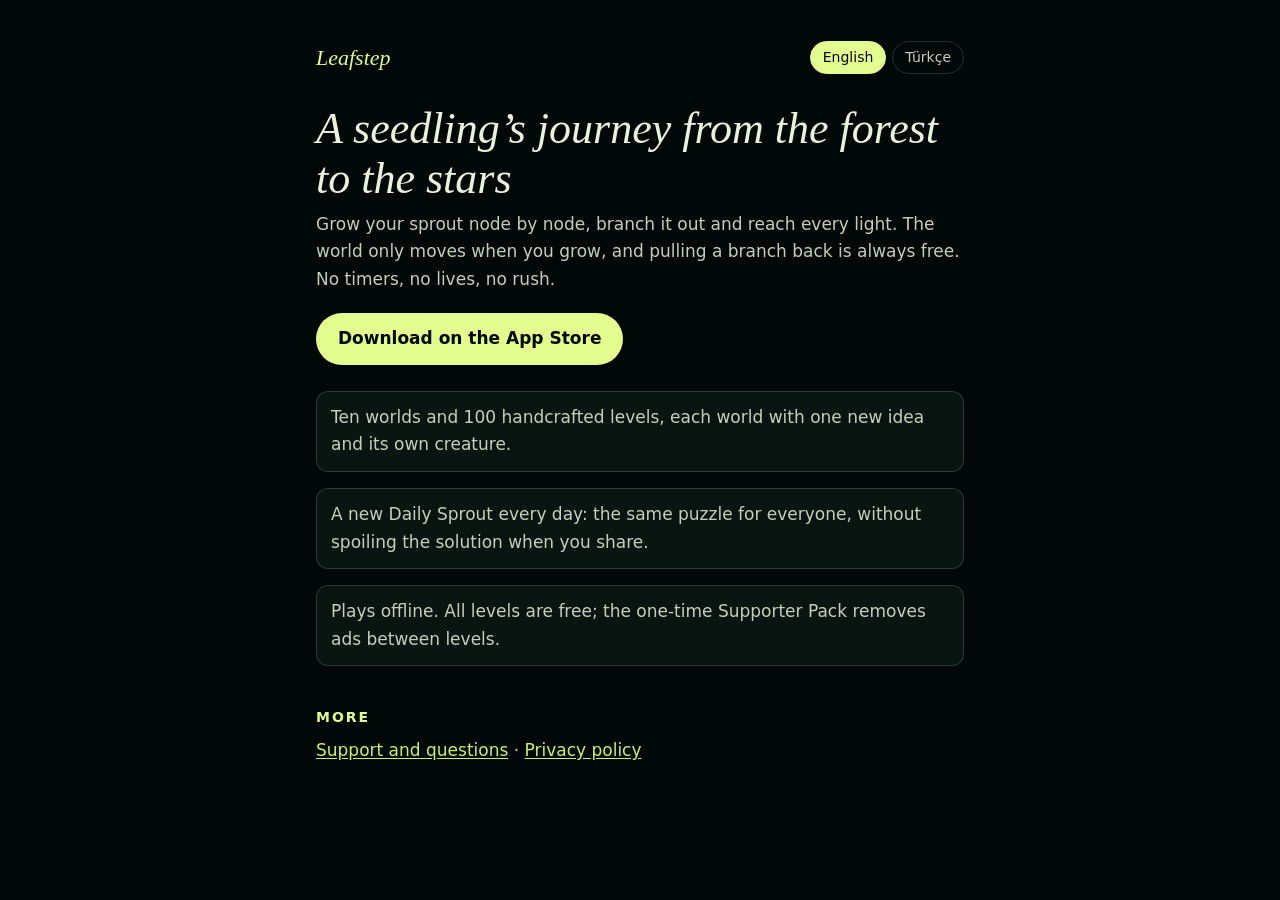
<file: index.html>
<!doctype html>
<html lang="en">
<head>
<meta charset="utf-8">
<meta name="viewport" content="width=device-width, initial-scale=1">
<title>Leafstep · Calm puzzle journey</title>
<meta name="description" content="Leafstep: grow a seedling node by node through ten worlds, from a bamboo grove at night to the stars. 100 handcrafted levels and a new Daily Sprout every day.">
<meta name="apple-itunes-app" content="app-id=6835419152">
<link rel="stylesheet" href="site.css">
<style>
  .store { display: inline-block; margin: 8px 0 4px; padding: 12px 22px; border-radius: 999px; background: var(--accent); color: var(--bg); font-weight: 600; text-decoration: none; }
  .facts { list-style: none; padding: 0; margin: 18px 0 0; display: grid; gap: 8px; }
  .facts li { padding: 12px 14px; border: 1px solid var(--line); border-radius: 12px; background: var(--panel); }
</style>
</head>
<body>
<main>
  <nav class="top" aria-label="Leafstep">
    <a class="brand" href="index.html" data-keep-lang>Leafstep</a>
    <div class="langs">
      <a href="#en" hreflang="en" data-lang="en" lang="en">English</a>
      <a href="#tr" hreflang="tr" data-lang="tr" lang="tr">Türkçe</a>
    </div>
  </nav>

  <!-- ============================================================ English -->
  <article id="en" lang="en" data-title="Leafstep · Calm puzzle journey">
    <h1>A seedling’s journey from the forest to the stars</h1>
    <p>Grow your sprout node by node, branch it out and reach every light. The world only moves when you grow, and pulling a branch back is always free. No timers, no lives, no rush.</p>
    <a class="store" href="https://apps.apple.com/app/id6835419152">Download on the App Store</a>
    <ul class="facts">
      <li>Ten worlds and 100 handcrafted levels, each world with one new idea and its own creature.</li>
      <li>A new Daily Sprout every day: the same puzzle for everyone, without spoiling the solution when you share.</li>
      <li>Plays offline. All levels are free; the one-time Supporter Pack removes ads between levels.</li>
    </ul>
    <h2 id="en-more">More</h2>
    <p><a href="support.html#en" data-keep-lang>Support and questions</a> · <a href="privacy.html#en" data-keep-lang>Privacy policy</a></p>
  </article>

  <!-- ============================================================ Türkçe -->
  <article id="tr" lang="tr" data-title="Leafstep · Sakin bir bulmaca yolculuğu">
    <h1>Bir filizin ormandan yıldızlara yolculuğu</h1>
    <p>Filizini boğum boğum büyüt, dallandır ve bütün ışıklara ulaş. Dünya yalnızca sen büyüdükçe hareket eder; bir dalı geri çekmek her zaman ücretsiz. Süre yok, can yok, acele yok.</p>
    <a class="store" href="https://apps.apple.com/tr/app/id6835419152">App Store’dan indir</a>
    <ul class="facts">
      <li>On dünya, 100 el yapımı bölüm; her dünyada yeni bir fikir ve kendi yaratığı.</li>
      <li>Her gün yeni bir Günün Filizi: herkese aynı bulmaca, paylaşırken çözümü ele vermeden.</li>
      <li>İnternetsiz oynanır. Bütün bölümler ücretsiz; tek seferlik Destekçi paketi bölüm aralarındaki reklamları kaldırır.</li>
    </ul>
    <h2 id="tr-more">Daha fazlası</h2>
    <p><a href="support.html#tr" data-keep-lang>Destek ve sorular</a> · <a href="privacy.html#tr" data-keep-lang>Gizlilik politikası</a></p>
  </article>
</main>
<script src="lang.js" defer></script>
</body>
</html>
</file>
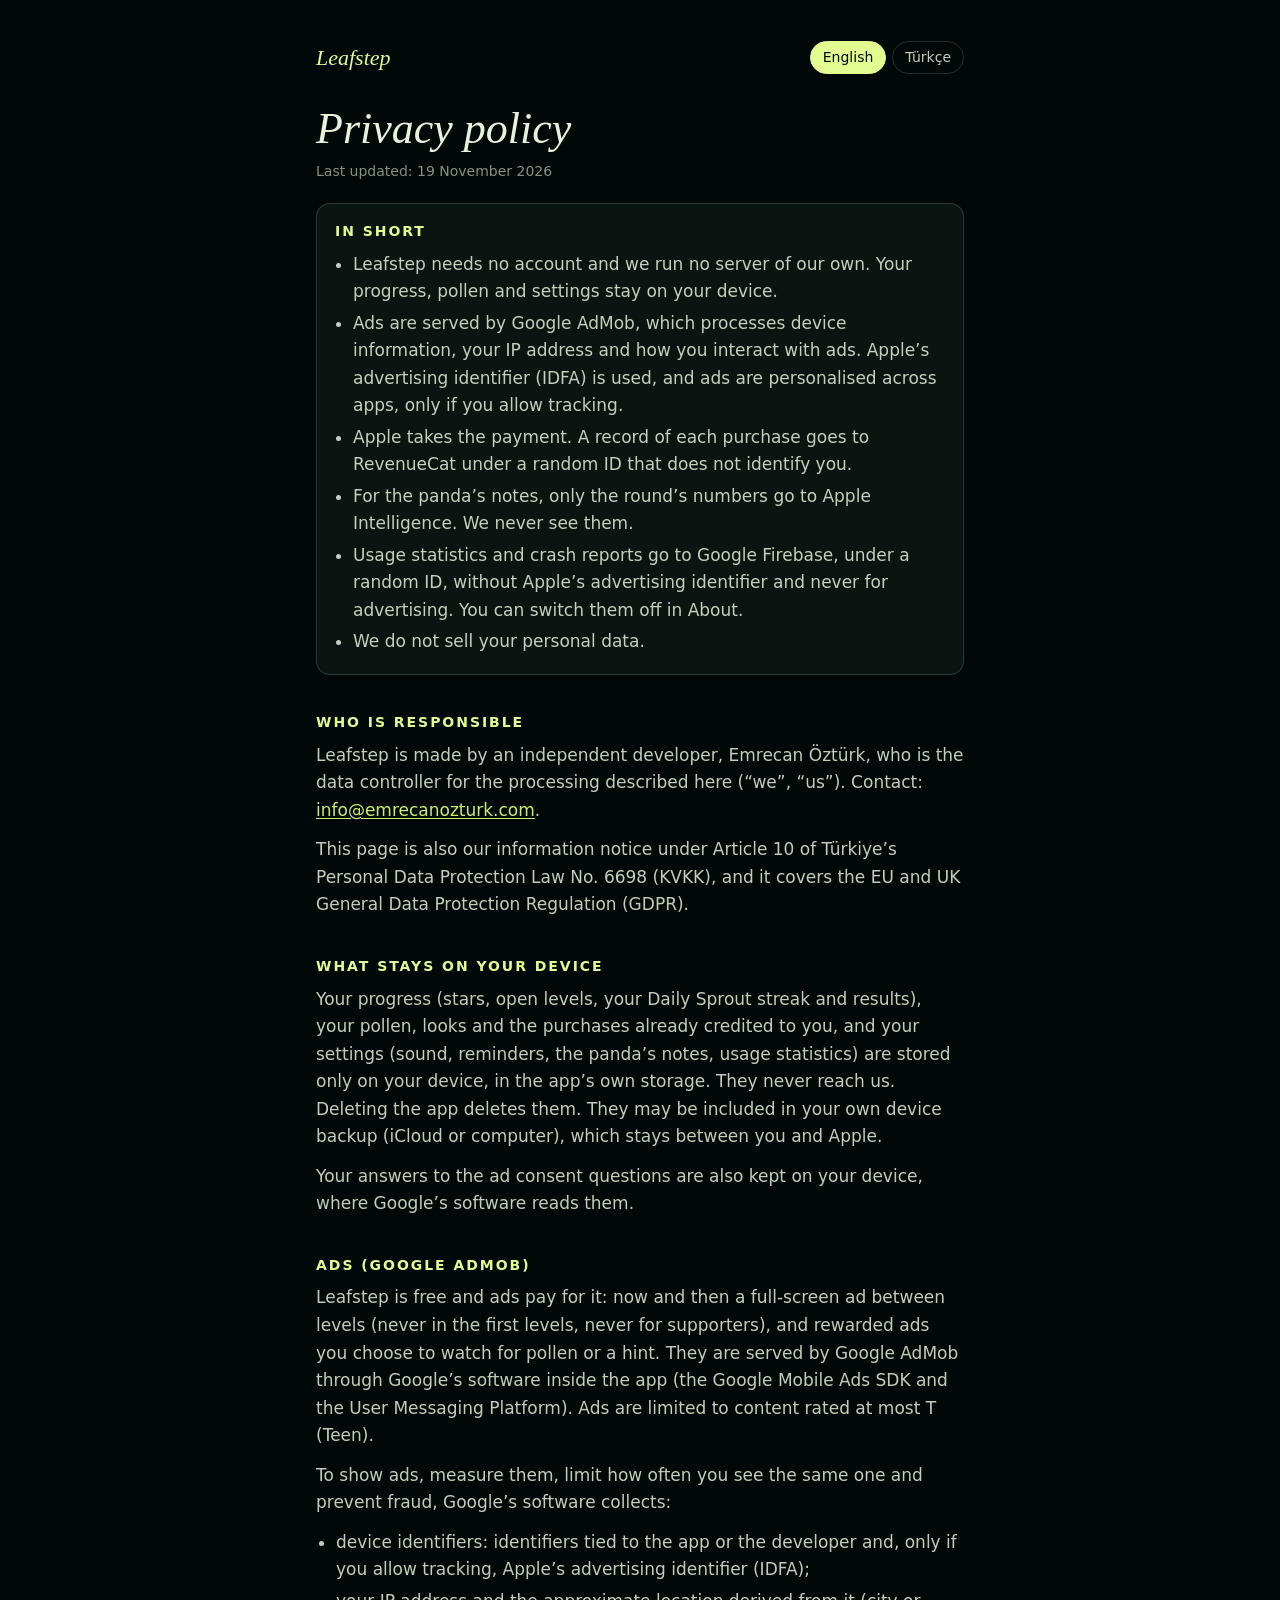
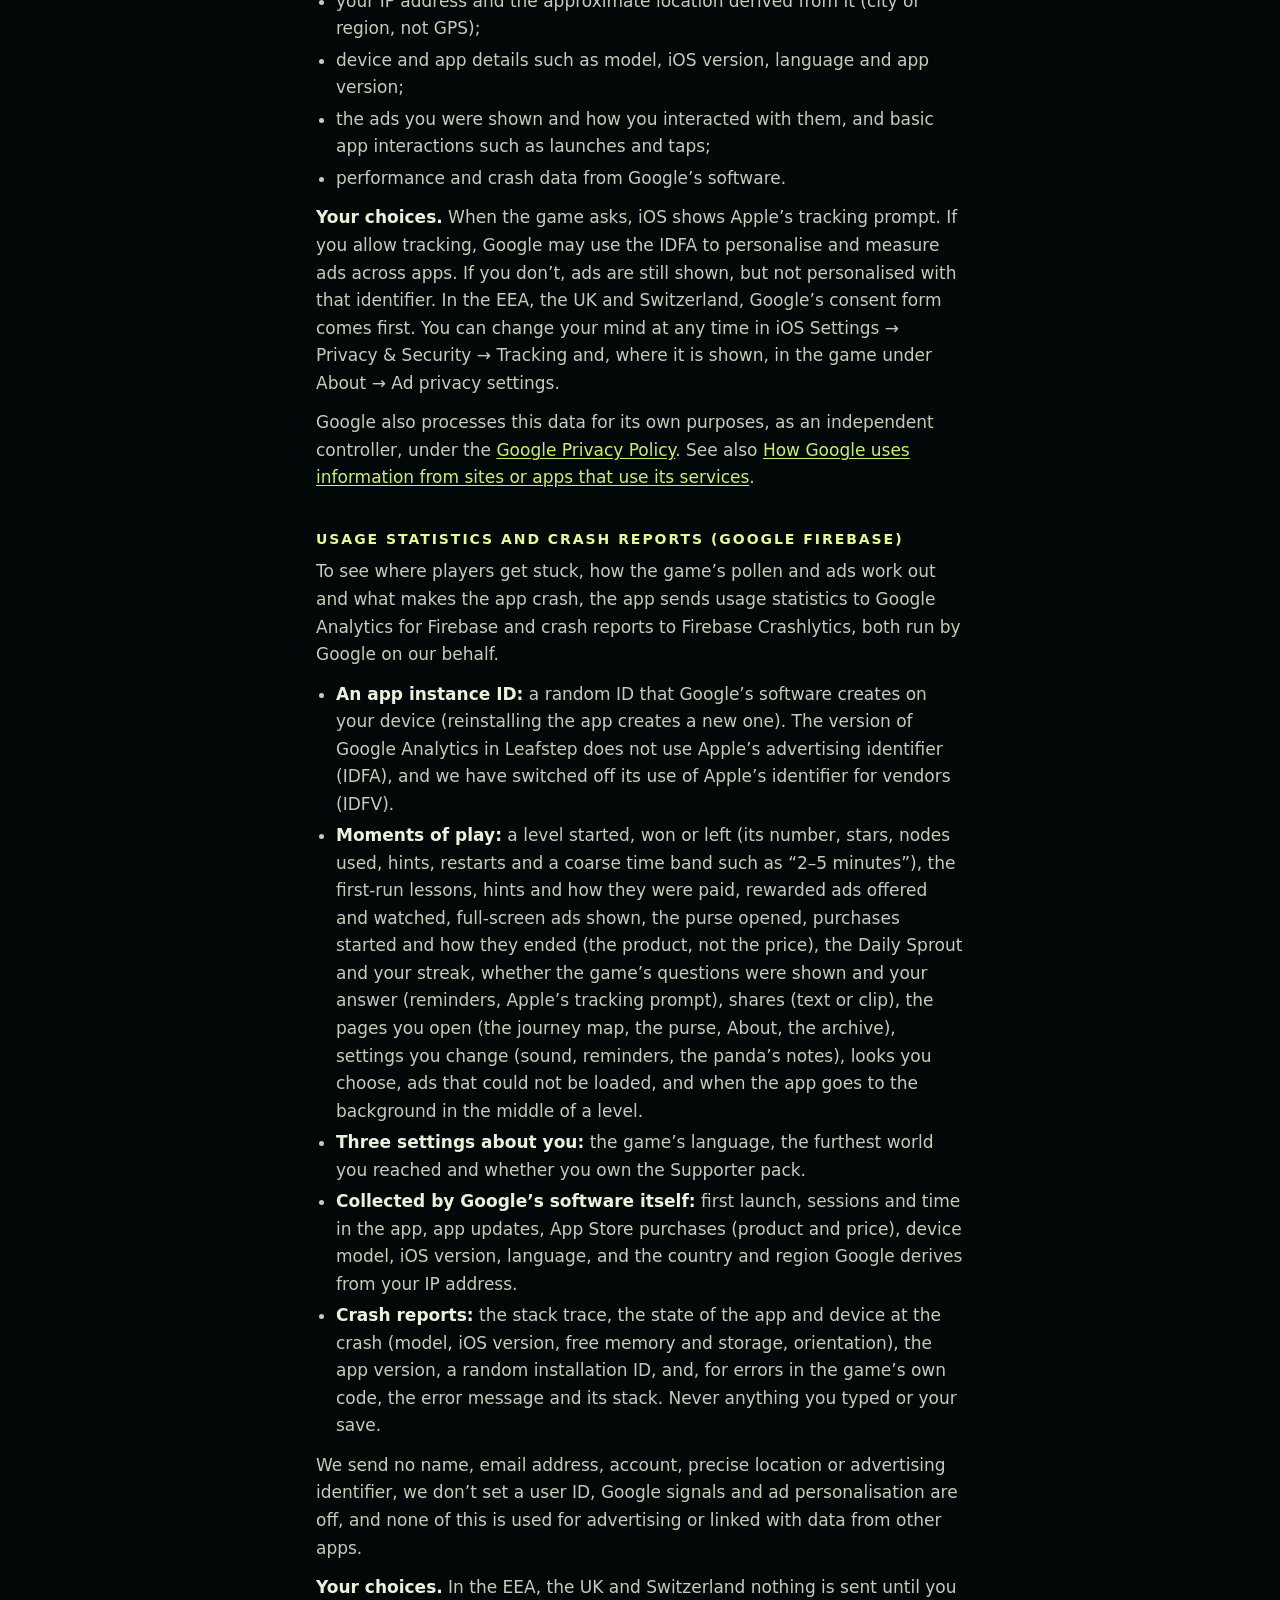
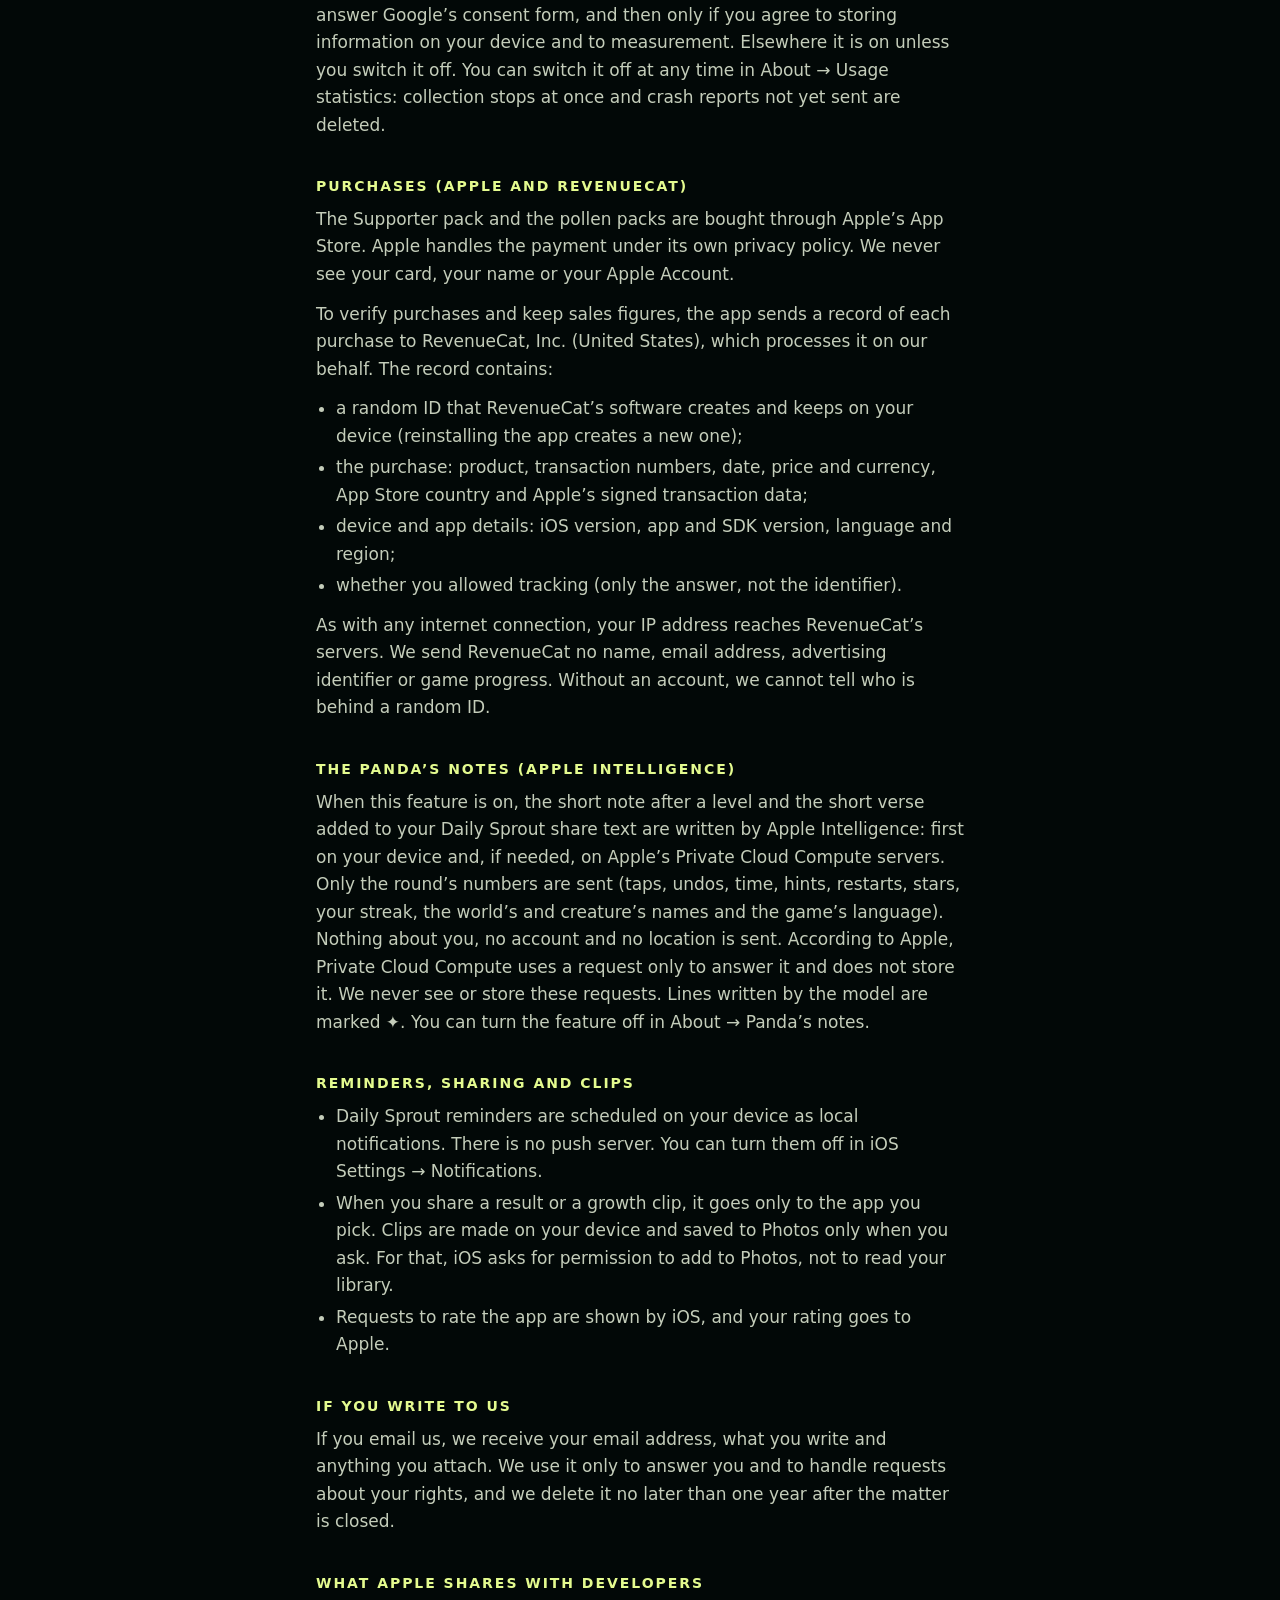
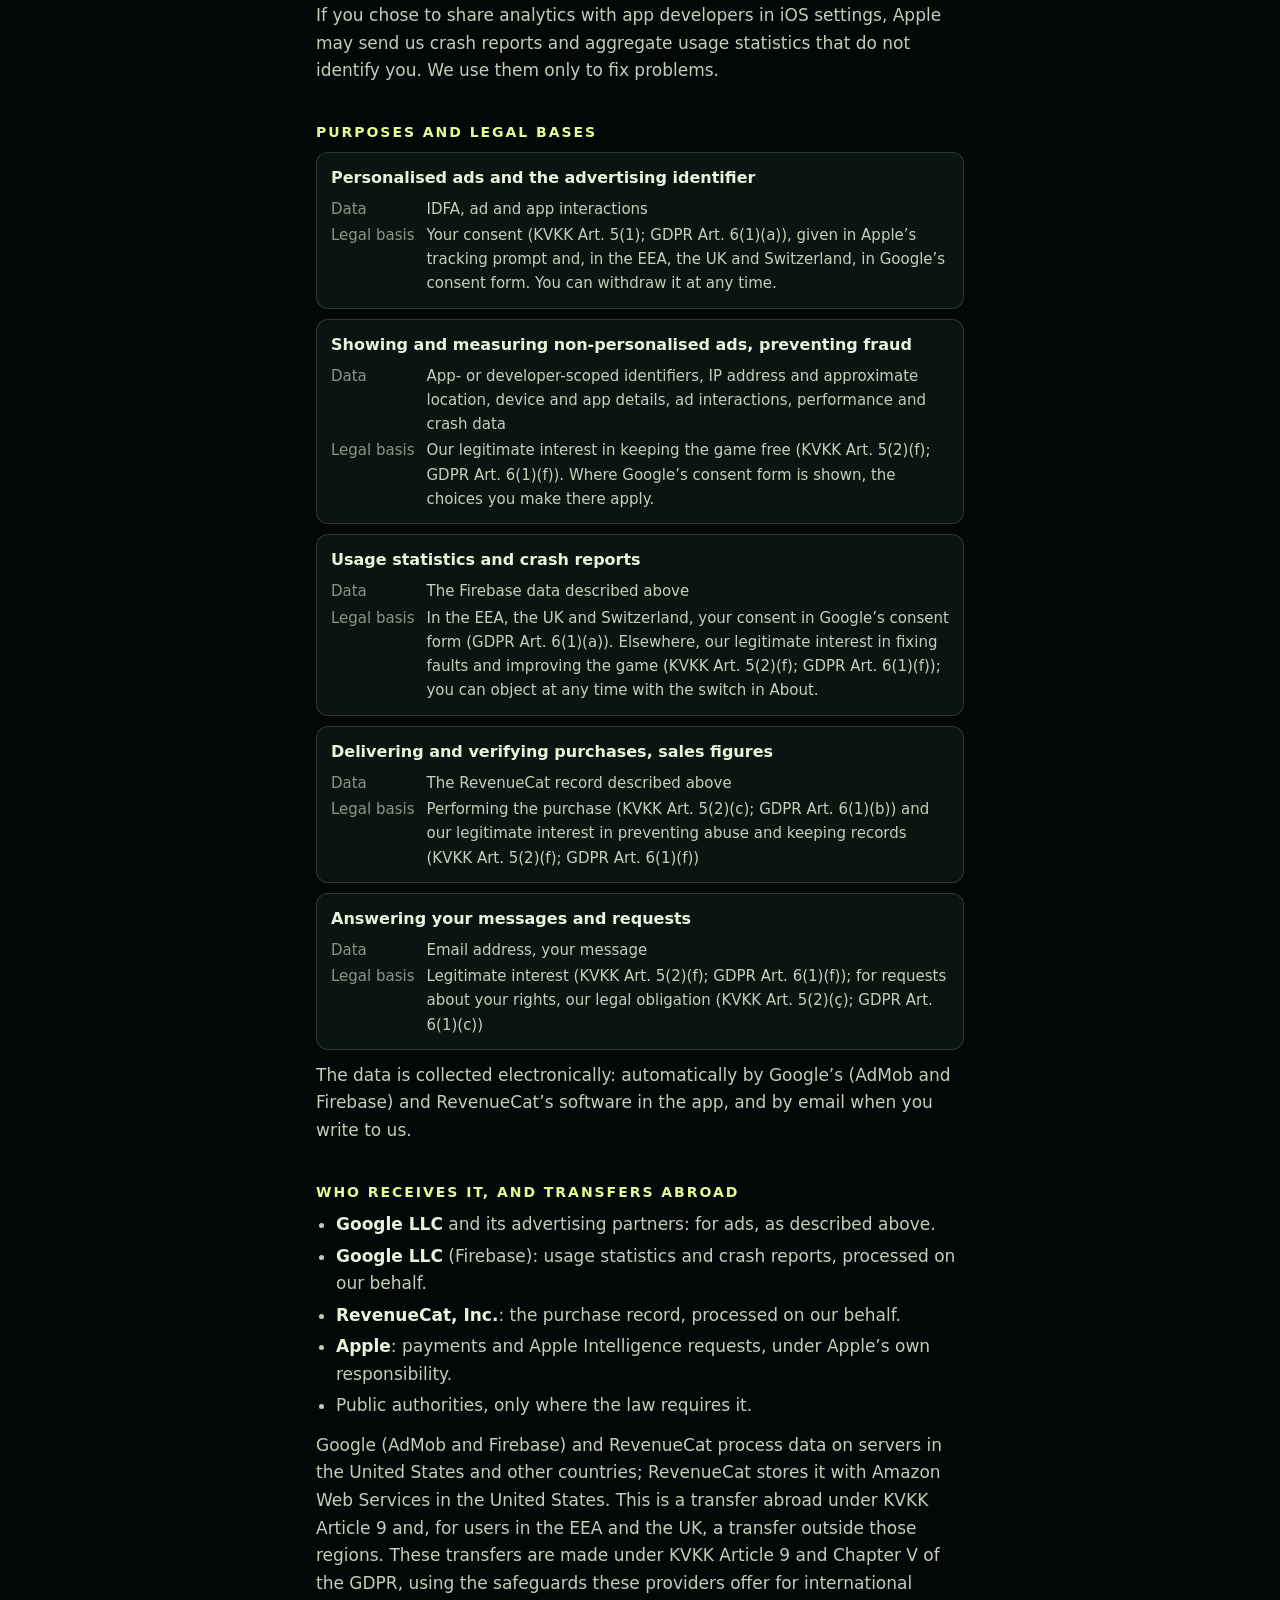
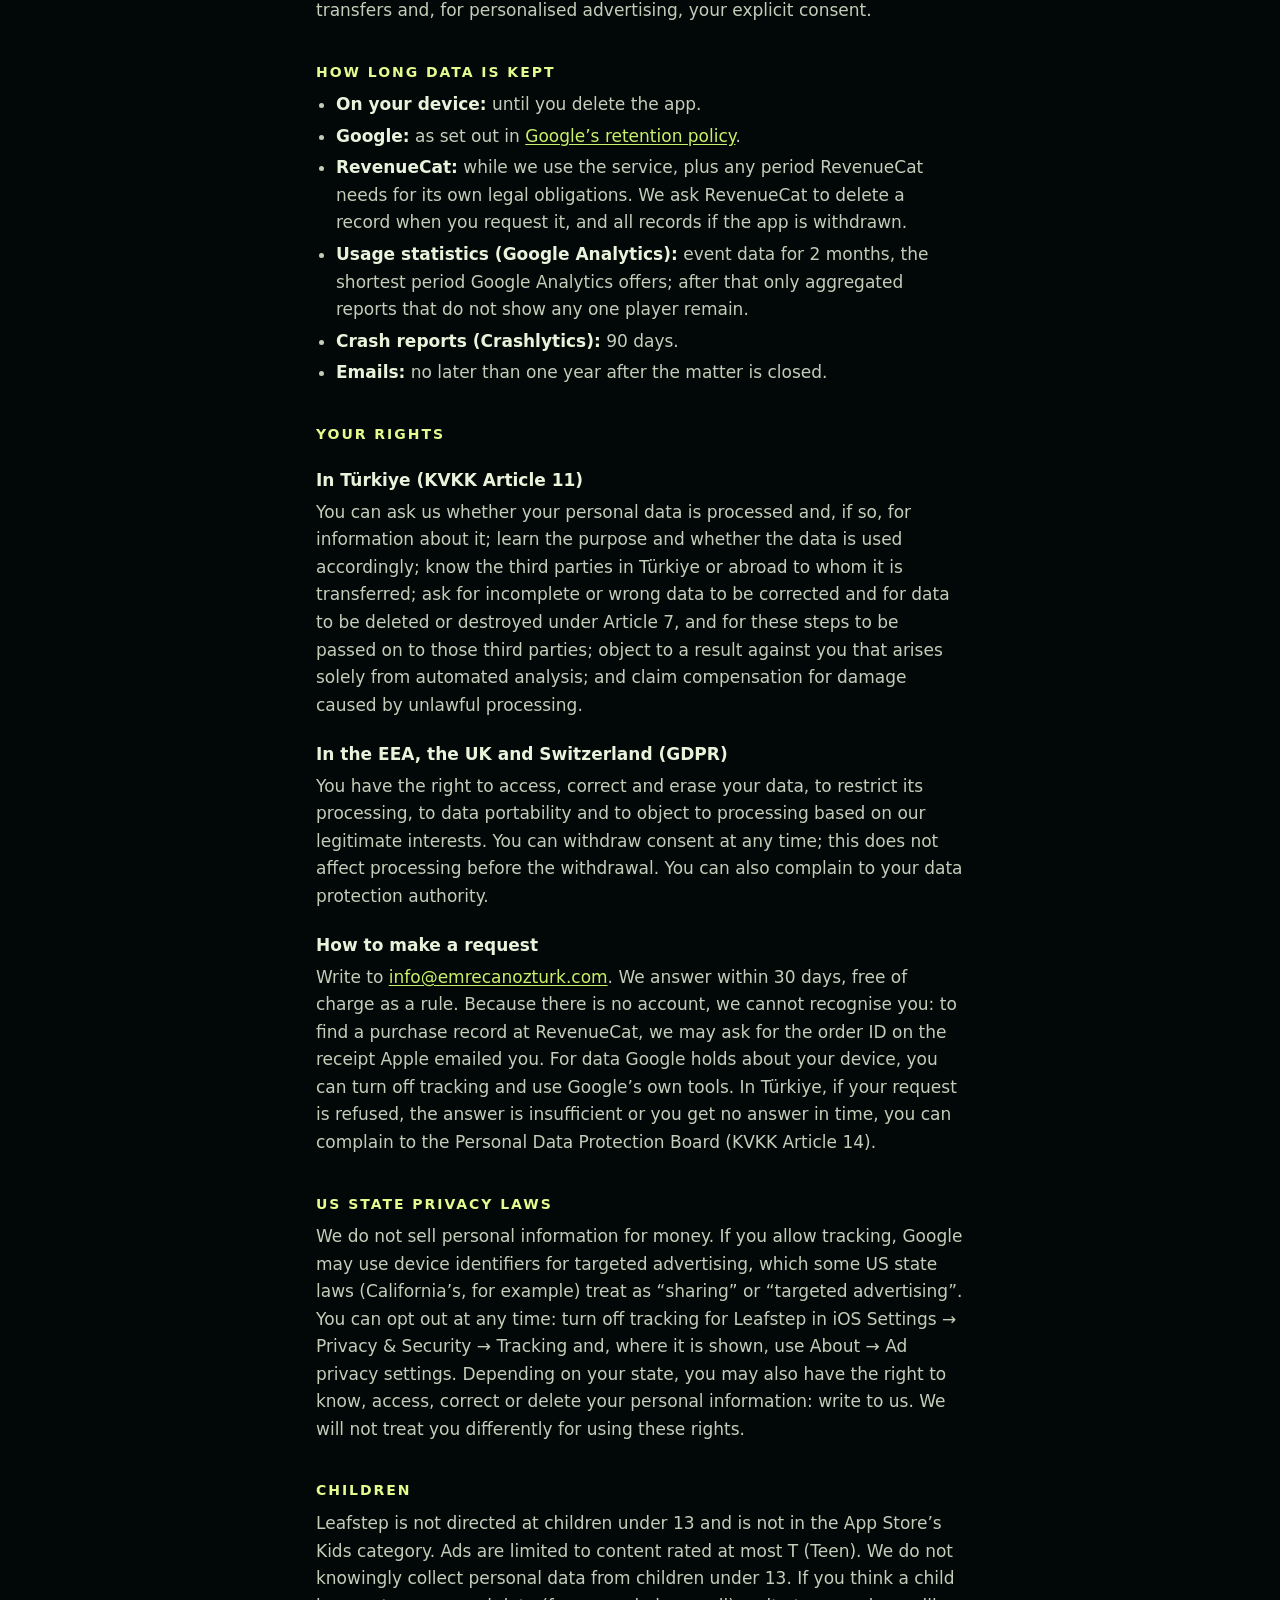
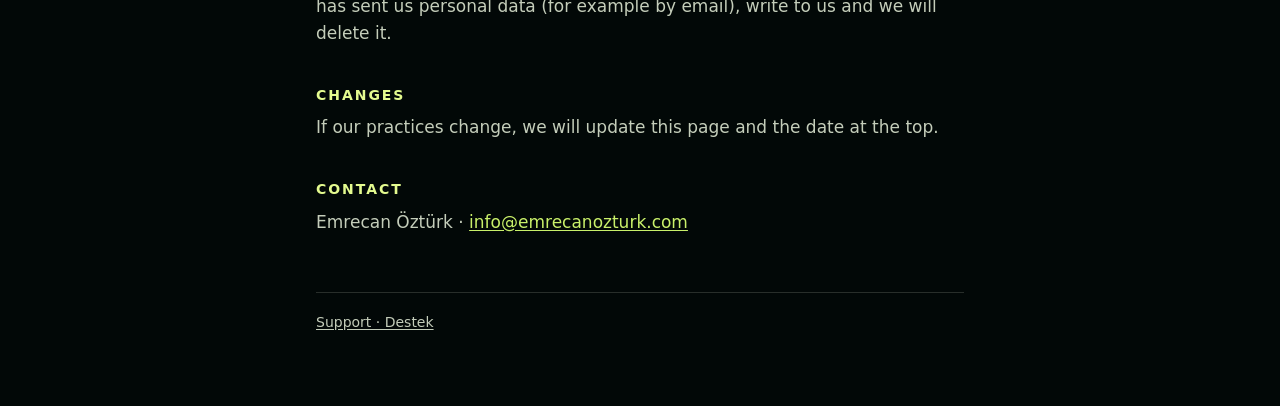
<file: privacy.html>
<!doctype html>
<html lang="en">
<head>
<meta charset="utf-8">
<meta name="viewport" content="width=device-width, initial-scale=1">
<title>Leafstep · Privacy policy</title>
<meta name="description" content="How Leafstep handles your data: what stays on your device, ads by Google AdMob, usage statistics and crash reports by Google Firebase, purchases through Apple and RevenueCat, and the panda's notes by Apple Intelligence.">
<link rel="stylesheet" href="site.css">
</head>
<body>
<main>
  <nav class="top" aria-label="Leafstep">
    <a class="brand" href="support.html" data-keep-lang>Leafstep</a>
    <div class="langs">
      <a href="#en" hreflang="en" data-lang="en" lang="en">English</a>
      <a href="#tr" hreflang="tr" data-lang="tr" lang="tr">Türkçe</a>
    </div>
  </nav>

  <!-- ============================================================ English -->
  <article id="en" lang="en" data-title="Leafstep · Privacy policy">
    <h1>Privacy policy</h1>
    <p class="updated">Last updated: 19 November 2026</p>

    <section class="summary" aria-labelledby="en-short">
      <h2 id="en-short" style="margin-top:0">In short</h2>
      <ul>
        <li>Leafstep needs no account and we run no server of our own. Your progress, pollen and settings stay on your device.</li>
        <li>Ads are served by Google AdMob, which processes device information, your IP address and how you interact with ads. Apple’s advertising identifier (IDFA) is used, and ads are personalised across apps, only if you allow tracking.</li>
        <li>Apple takes the payment. A record of each purchase goes to RevenueCat under a random ID that does not identify you.</li>
        <li>For the panda’s notes, only the round’s numbers go to Apple Intelligence. We never see them.</li>
        <li>Usage statistics and crash reports go to Google Firebase, under a random ID, without Apple’s advertising identifier and never for advertising. You can switch them off in About.</li>
        <li>We do not sell your personal data.</li>
      </ul>
    </section>

    <h2 id="en-who">Who is responsible</h2>
    <p>Leafstep is made by an independent developer, Emrecan Öztürk, who is the data controller for the processing described here (“we”, “us”). Contact: <a href="mailto:info@emrecanozturk.com">info@emrecanozturk.com</a>.</p>
    <p>This page is also our information notice under Article 10 of Türkiye’s Personal Data Protection Law No. 6698 (KVKK), and it covers the EU and UK General Data Protection Regulation (GDPR).</p>

    <h2 id="en-device">What stays on your device</h2>
    <p>Your progress (stars, open levels, your Daily Sprout streak and results), your pollen, looks and the purchases already credited to you, and your settings (sound, reminders, the panda’s notes, usage statistics) are stored only on your device, in the app’s own storage. They never reach us. Deleting the app deletes them. They may be included in your own device backup (iCloud or computer), which stays between you and Apple.</p>
    <p>Your answers to the ad consent questions are also kept on your device, where Google’s software reads them.</p>

    <h2 id="en-ads">Ads (Google AdMob)</h2>
    <p>Leafstep is free and ads pay for it: now and then a full-screen ad between levels (never in the first levels, never for supporters), and rewarded ads you choose to watch for pollen or a hint. They are served by Google AdMob through Google’s software inside the app (the Google Mobile Ads SDK and the User Messaging Platform). Ads are limited to content rated at most T (Teen).</p>
    <p>To show ads, measure them, limit how often you see the same one and prevent fraud, Google’s software collects:</p>
    <ul>
      <li>device identifiers: identifiers tied to the app or the developer and, only if you allow tracking, Apple’s advertising identifier (IDFA);</li>
      <li>your IP address and the approximate location derived from it (city or region, not GPS);</li>
      <li>device and app details such as model, iOS version, language and app version;</li>
      <li>the ads you were shown and how you interacted with them, and basic app interactions such as launches and taps;</li>
      <li>performance and crash data from Google’s software.</li>
    </ul>
    <p><strong>Your choices.</strong> When the game asks, iOS shows Apple’s tracking prompt. If you allow tracking, Google may use the IDFA to personalise and measure ads across apps. If you don’t, ads are still shown, but not personalised with that identifier. In the EEA, the UK and Switzerland, Google’s consent form comes first. You can change your mind at any time in iOS Settings → Privacy &amp; Security → Tracking and, where it is shown, in the game under About → Ad privacy settings.</p>
    <p>Google also processes this data for its own purposes, as an independent controller, under the <a href="https://policies.google.com/privacy">Google Privacy Policy</a>. See also <a href="https://policies.google.com/technologies/partner-sites">How Google uses information from sites or apps that use its services</a>.</p>

    <h2 id="en-stats">Usage statistics and crash reports (Google Firebase)</h2>
    <p>To see where players get stuck, how the game’s pollen and ads work out and what makes the app crash, the app sends usage statistics to Google Analytics for Firebase and crash reports to Firebase Crashlytics, both run by Google on our behalf.</p>
    <ul>
      <li><strong>An app instance ID:</strong> a random ID that Google’s software creates on your device (reinstalling the app creates a new one). The version of Google Analytics in Leafstep does not use Apple’s advertising identifier (IDFA), and we have switched off its use of Apple’s identifier for vendors (IDFV).</li>
      <li><strong>Moments of play:</strong> a level started, won or left (its number, stars, nodes used, hints, restarts and a coarse time band such as “2–5 minutes”), the first-run lessons, hints and how they were paid, rewarded ads offered and watched, full-screen ads shown, the purse opened, purchases started and how they ended (the product, not the price), the Daily Sprout and your streak, whether the game’s questions were shown and your answer (reminders, Apple’s tracking prompt), shares (text or clip), the pages you open (the journey map, the purse, About, the archive), settings you change (sound, reminders, the panda’s notes), looks you choose, ads that could not be loaded, and when the app goes to the background in the middle of a level.</li>
      <li><strong>Three settings about you:</strong> the game’s language, the furthest world you reached and whether you own the Supporter pack.</li>
      <li><strong>Collected by Google’s software itself:</strong> first launch, sessions and time in the app, app updates, App Store purchases (product and price), device model, iOS version, language, and the country and region Google derives from your IP address.</li>
      <li><strong>Crash reports:</strong> the stack trace, the state of the app and device at the crash (model, iOS version, free memory and storage, orientation), the app version, a random installation ID, and, for errors in the game’s own code, the error message and its stack. Never anything you typed or your save.</li>
    </ul>
    <p>We send no name, email address, account, precise location or advertising identifier, we don’t set a user ID, Google signals and ad personalisation are off, and none of this is used for advertising or linked with data from other apps.</p>
    <p><strong>Your choices.</strong> In the EEA, the UK and Switzerland nothing is sent until you answer Google’s consent form, and then only if you agree to storing information on your device and to measurement. Elsewhere it is on unless you switch it off. You can switch it off at any time in About → Usage statistics: collection stops at once and crash reports not yet sent are deleted.</p>

    <h2 id="en-purchases">Purchases (Apple and RevenueCat)</h2>
    <p>The Supporter pack and the pollen packs are bought through Apple’s App Store. Apple handles the payment under its own privacy policy. We never see your card, your name or your Apple Account.</p>
    <p>To verify purchases and keep sales figures, the app sends a record of each purchase to RevenueCat, Inc. (United States), which processes it on our behalf. The record contains:</p>
    <ul>
      <li>a random ID that RevenueCat’s software creates and keeps on your device (reinstalling the app creates a new one);</li>
      <li>the purchase: product, transaction numbers, date, price and currency, App Store country and Apple’s signed transaction data;</li>
      <li>device and app details: iOS version, app and SDK version, language and region;</li>
      <li>whether you allowed tracking (only the answer, not the identifier).</li>
    </ul>
    <p>As with any internet connection, your IP address reaches RevenueCat’s servers. We send RevenueCat no name, email address, advertising identifier or game progress. Without an account, we cannot tell who is behind a random ID.</p>

    <h2 id="en-ai">The panda’s notes (Apple Intelligence)</h2>
    <p>When this feature is on, the short note after a level and the short verse added to your Daily Sprout share text are written by Apple Intelligence: first on your device and, if needed, on Apple’s Private Cloud Compute servers. Only the round’s numbers are sent (taps, undos, time, hints, restarts, stars, your streak, the world’s and creature’s names and the game’s language). Nothing about you, no account and no location is sent. According to Apple, Private Cloud Compute uses a request only to answer it and does not store it. We never see or store these requests. Lines written by the model are marked ✦. You can turn the feature off in About → Panda’s notes.</p>

    <h2 id="en-other">Reminders, sharing and clips</h2>
    <ul>
      <li>Daily Sprout reminders are scheduled on your device as local notifications. There is no push server. You can turn them off in iOS Settings → Notifications.</li>
      <li>When you share a result or a growth clip, it goes only to the app you pick. Clips are made on your device and saved to Photos only when you ask. For that, iOS asks for permission to add to Photos, not to read your library.</li>
      <li>Requests to rate the app are shown by iOS, and your rating goes to Apple.</li>
    </ul>

    <h2 id="en-email">If you write to us</h2>
    <p>If you email us, we receive your email address, what you write and anything you attach. We use it only to answer you and to handle requests about your rights, and we delete it no later than one year after the matter is closed.</p>

    <h2 id="en-apple">What Apple shares with developers</h2>
    <p>If you chose to share analytics with app developers in iOS settings, Apple may send us crash reports and aggregate usage statistics that do not identify you. We use them only to fix problems.</p>

    <h2 id="en-bases">Purposes and legal bases</h2>
    <div class="bases">
      <section class="basis">
        <h3>Personalised ads and the advertising identifier</h3>
        <dl>
          <dt>Data</dt><dd>IDFA, ad and app interactions</dd>
          <dt>Legal basis</dt><dd>Your consent (KVKK Art. 5(1); GDPR Art. 6(1)(a)), given in Apple’s tracking prompt and, in the EEA, the UK and Switzerland, in Google’s consent form. You can withdraw it at any time.</dd>
        </dl>
      </section>
      <section class="basis">
        <h3>Showing and measuring non-personalised ads, preventing fraud</h3>
        <dl>
          <dt>Data</dt><dd>App- or developer-scoped identifiers, IP address and approximate location, device and app details, ad interactions, performance and crash data</dd>
          <dt>Legal basis</dt><dd>Our legitimate interest in keeping the game free (KVKK Art. 5(2)(f); GDPR Art. 6(1)(f)). Where Google’s consent form is shown, the choices you make there apply.</dd>
        </dl>
      </section>
      <section class="basis">
        <h3>Usage statistics and crash reports</h3>
        <dl>
          <dt>Data</dt><dd>The Firebase data described above</dd>
          <dt>Legal basis</dt><dd>In the EEA, the UK and Switzerland, your consent in Google’s consent form (GDPR Art. 6(1)(a)). Elsewhere, our legitimate interest in fixing faults and improving the game (KVKK Art. 5(2)(f); GDPR Art. 6(1)(f)); you can object at any time with the switch in About.</dd>
        </dl>
      </section>
      <section class="basis">
        <h3>Delivering and verifying purchases, sales figures</h3>
        <dl>
          <dt>Data</dt><dd>The RevenueCat record described above</dd>
          <dt>Legal basis</dt><dd>Performing the purchase (KVKK Art. 5(2)(c); GDPR Art. 6(1)(b)) and our legitimate interest in preventing abuse and keeping records (KVKK Art. 5(2)(f); GDPR Art. 6(1)(f))</dd>
        </dl>
      </section>
      <section class="basis">
        <h3>Answering your messages and requests</h3>
        <dl>
          <dt>Data</dt><dd>Email address, your message</dd>
          <dt>Legal basis</dt><dd>Legitimate interest (KVKK Art. 5(2)(f); GDPR Art. 6(1)(f)); for requests about your rights, our legal obligation (KVKK Art. 5(2)(ç); GDPR Art. 6(1)(c))</dd>
        </dl>
      </section>
    </div>
    <p>The data is collected electronically: automatically by Google’s (AdMob and Firebase) and RevenueCat’s software in the app, and by email when you write to us.</p>

    <h2 id="en-recipients">Who receives it, and transfers abroad</h2>
    <ul>
      <li><strong>Google LLC</strong> and its advertising partners: for ads, as described above.</li>
      <li><strong>Google LLC</strong> (Firebase): usage statistics and crash reports, processed on our behalf.</li>
      <li><strong>RevenueCat, Inc.</strong>: the purchase record, processed on our behalf.</li>
      <li><strong>Apple</strong>: payments and Apple Intelligence requests, under Apple’s own responsibility.</li>
      <li>Public authorities, only where the law requires it.</li>
    </ul>
    <p>Google (AdMob and Firebase) and RevenueCat process data on servers in the United States and other countries; RevenueCat stores it with Amazon Web Services in the United States. This is a transfer abroad under KVKK Article 9 and, for users in the EEA and the UK, a transfer outside those regions. These transfers are made under KVKK Article 9 and Chapter V of the GDPR, using the safeguards these providers offer for international transfers and, for personalised advertising, your explicit consent.</p>

    <h2 id="en-retention">How long data is kept</h2>
    <ul>
      <li><strong>On your device:</strong> until you delete the app.</li>
      <li><strong>Google:</strong> as set out in <a href="https://policies.google.com/technologies/retention">Google’s retention policy</a>.</li>
      <li><strong>RevenueCat:</strong> while we use the service, plus any period RevenueCat needs for its own legal obligations. We ask RevenueCat to delete a record when you request it, and all records if the app is withdrawn.</li>
      <li><strong>Usage statistics (Google Analytics):</strong> event data for 2 months, the shortest period Google Analytics offers; after that only aggregated reports that do not show any one player remain.</li>
      <li><strong>Crash reports (Crashlytics):</strong> 90 days.</li>
      <li><strong>Emails:</strong> no later than one year after the matter is closed.</li>
    </ul>

    <h2 id="en-rights">Your rights</h2>
    <h3>In Türkiye (KVKK Article 11)</h3>
    <p>You can ask us whether your personal data is processed and, if so, for information about it; learn the purpose and whether the data is used accordingly; know the third parties in Türkiye or abroad to whom it is transferred; ask for incomplete or wrong data to be corrected and for data to be deleted or destroyed under Article 7, and for these steps to be passed on to those third parties; object to a result against you that arises solely from automated analysis; and claim compensation for damage caused by unlawful processing.</p>
    <h3>In the EEA, the UK and Switzerland (GDPR)</h3>
    <p>You have the right to access, correct and erase your data, to restrict its processing, to data portability and to object to processing based on our legitimate interests. You can withdraw consent at any time; this does not affect processing before the withdrawal. You can also complain to your data protection authority.</p>
    <h3>How to make a request</h3>
    <p>Write to <a href="mailto:info@emrecanozturk.com">info@emrecanozturk.com</a>. We answer within 30 days, free of charge as a rule. Because there is no account, we cannot recognise you: to find a purchase record at RevenueCat, we may ask for the order ID on the receipt Apple emailed you. For data Google holds about your device, you can turn off tracking and use Google’s own tools. In Türkiye, if your request is refused, the answer is insufficient or you get no answer in time, you can complain to the Personal Data Protection Board (KVKK Article 14).</p>

    <h2 id="en-us">US state privacy laws</h2>
    <p>We do not sell personal information for money. If you allow tracking, Google may use device identifiers for targeted advertising, which some US state laws (California’s, for example) treat as “sharing” or “targeted advertising”. You can opt out at any time: turn off tracking for Leafstep in iOS Settings → Privacy &amp; Security → Tracking and, where it is shown, use About → Ad privacy settings. Depending on your state, you may also have the right to know, access, correct or delete your personal information: write to us. We will not treat you differently for using these rights.</p>

    <h2 id="en-children">Children</h2>
    <p>Leafstep is not directed at children under 13 and is not in the App Store’s Kids category. Ads are limited to content rated at most T (Teen). We do not knowingly collect personal data from children under 13. If you think a child has sent us personal data (for example by email), write to us and we will delete it.</p>

    <h2 id="en-changes">Changes</h2>
    <p>If our practices change, we will update this page and the date at the top.</p>

    <h2 id="en-contact">Contact</h2>
    <p>Emrecan Öztürk · <a href="mailto:info@emrecanozturk.com">info@emrecanozturk.com</a></p>
  </article>

  <!-- ============================================================ Türkçe -->
  <article id="tr" lang="tr" data-title="Leafstep · Gizlilik politikası">
    <h1>Gizlilik politikası ve aydınlatma metni</h1>
    <p class="updated">Son güncelleme: 19.11.2026</p>

    <section class="summary" aria-labelledby="tr-short">
      <h2 id="tr-short" style="margin-top:0">Kısaca</h2>
      <ul>
        <li>Leafstep hesap istemez, kendi sunucumuz da yok. İlerlemen, polenin ve ayarların cihazında kalır.</li>
        <li>Reklamları Google AdMob gösterir. Bunun için cihaz bilgilerin, IP adresin ve reklamlarla etkileşimin işlenir. Apple’ın reklam kimliği (IDFA) ve uygulamalar arası kişiselleştirme yalnızca izleme izni verirsen kullanılır.</li>
        <li>Ödemeyi Apple alır. Her satın almanın kaydı, seni tanıtmayan rastgele bir kimlikle RevenueCat’e gider.</li>
        <li>Panda yorumları için Apple Intelligence’a yalnızca turun sayıları gider. Onları biz görmeyiz.</li>
        <li>Kullanım istatistikleri ve çökme raporları rastgele bir kimlikle, Apple’ın reklam kimliği olmadan Google Firebase’e gider; reklam için hiç kullanılmaz. Hakkında’dan kapatabilirsin.</li>
        <li>Kişisel verilerini satmayız.</li>
      </ul>
    </section>

    <h2 id="tr-who">Veri sorumlusu</h2>
    <p>Leafstep’i bağımsız bir geliştirici olan Emrecan Öztürk geliştirir. Burada anlatılan işlemelerin veri sorumlusu odur (“biz”). İletişim: <a href="mailto:info@emrecanozturk.com">info@emrecanozturk.com</a>.</p>
    <p>Bu metin, 6698 sayılı Kişisel Verilerin Korunması Kanunu’nun (KVKK) 10. maddesi kapsamındaki aydınlatma metnidir. AB ve Birleşik Krallık Genel Veri Koruma Tüzüğü’nü (GDPR) de kapsar.</p>

    <h2 id="tr-device">Cihazında kalanlar</h2>
    <p>İlerlemen (yıldızlar, açılan bölümler, Günün Filizi serin ve sonuçların), polenin, görünüşlerin, sana işlenmiş satın almalar ve ayarların (ses, hatırlatma, panda yorumları, kullanım istatistikleri) yalnızca cihazında, uygulamanın kendi deposunda saklanır. Bize hiç ulaşmaz. Uygulamayı silersen bunlar da silinir. Cihazının kendi yedeğine (iCloud ya da bilgisayar) dahil olabilirler; o yedek seninle Apple arasındadır.</p>
    <p>Reklam onayı sorularına verdiğin cevaplar da cihazında saklanır ve Google’ın yazılımı onları oradan okur.</p>

    <h2 id="tr-ads">Reklamlar (Google AdMob)</h2>
    <p>Leafstep ücretsizdir; masrafını reklamlar karşılar. Bölüm aralarında arada bir tam ekran reklam çıkar (ilk bölümlerde hiç çıkmaz, Destekçi paketi sahiplerine hiç çıkmaz). Polen ya da ipucu için kendi seçtiğinde ödüllü reklam izleyebilirsin. Reklamları Google AdMob, uygulamadaki Google yazılımı (Google Mobile Ads SDK ve User Messaging Platform) aracılığıyla gösterir. Reklamlar en fazla T (Teen, 13 yaş ve üzeri) içerik düzeyiyle sınırlıdır.</p>
    <p>Reklam göstermek, ölçmek, aynı reklamı ne sıklıkla gördüğünü sınırlamak ve sahteciliği önlemek için Google’ın yazılımı şunları toplar:</p>
    <ul>
      <li>cihaz tanımlayıcıları: uygulamaya ya da geliştiriciye bağlı kimlikler ve, yalnızca izleme izni verirsen, Apple’ın reklam kimliği (IDFA);</li>
      <li>IP adresin ve ondan çıkarılan yaklaşık konum (şehir ya da bölge düzeyinde; GPS değil);</li>
      <li>model, iOS sürümü, dil ve uygulama sürümü gibi cihaz ve uygulama bilgileri;</li>
      <li>gördüğün reklamlar ve onlarla etkileşimin; uygulamayı açma, dokunma gibi temel etkileşimler;</li>
      <li>Google yazılımının performans ve çökme verileri.</li>
    </ul>
    <p><strong>Seçimlerin.</strong> Oyun sorduğunda iOS, Apple’ın izleme iznini sorar. İzin verirsen Google, reklamları uygulamalar arasında kişiselleştirmek ve ölçmek için IDFA’yı kullanabilir. Vermezsen reklamlar yine gösterilir ama bu kimlikle kişiselleştirilmez. AEA, Birleşik Krallık ve İsviçre’de önce Google’ın onay formu çıkar. Kararını her zaman değiştirebilirsin: iOS Ayarlar → Gizlilik ve Güvenlik → İzleme’den ve, gösterildiği yerlerde, oyunda Hakkında → Reklam gizlilik ayarları’ndan.</p>
    <p>Google bu verileri kendi amaçları için de, bağımsız veri sorumlusu olarak, <a href="https://policies.google.com/privacy?hl=tr">Google Gizlilik Politikası</a>’na göre işler. Ayrıca bkz. <a href="https://policies.google.com/technologies/partner-sites?hl=tr">Google’ın, hizmetlerini kullanan site ve uygulamalardan gelen bilgileri nasıl kullandığı</a>.</p>

    <h2 id="tr-stats">Kullanım istatistikleri ve çökme raporları (Google Firebase)</h2>
    <p>Oyuncuların nerede takıldığını, polen ve reklamların nasıl işlediğini ve uygulamanın neden çöktüğünü görmek için uygulama, kullanım istatistiklerini Google Analytics for Firebase’e, çökme raporlarını Firebase Crashlytics’e gönderir. İkisini de Google bizim adımıza işletir.</p>
    <ul>
      <li><strong>Uygulama örneği kimliği:</strong> Google yazılımının cihazında oluşturduğu rastgele bir kimlik (uygulamayı yeniden kurarsan yenisi oluşur). Leafstep’teki Google Analytics sürümü Apple’ın reklam kimliğini (IDFA) kullanmaz; Apple’ın satıcıya özel kimliğinin (IDFV) kullanımını da kapattık.</li>
      <li><strong>Oyun anları:</strong> bir bölümün başlaması, kazanılması ya da bırakılması (bölüm numarası, yıldız, kullanılan boğum, ipucu, yeniden başlama ve “2–5 dakika” gibi kaba bir süre aralığı), ilk açılış dersleri, ipuçları ve nasıl ödendikleri, teklif edilen ve izlenen ödüllü reklamlar, gösterilen tam ekran reklamlar, Kese’nin açılması, başlayan satın almalar ve nasıl bittikleri (ürün; fiyat değil), Günün Filizi ve serin, oyunun sorularının gösterilip gösterilmediği ve cevabın (hatırlatma, Apple’ın izleme izni), paylaşımlar (metin ya da klip), açtığın sayfalar (yolculuk haritası, Kese, Hakkında, arşiv), değiştirdiğin ayarlar (ses, hatırlatma, panda yorumları), seçtiğin görünüşler, yüklenemeyen reklamlar ve bir bölümün ortasında uygulamanın arka plana geçmesi.</li>
      <li><strong>Seninle ilgili üç ayar:</strong> oyunun dili, ulaştığın en uzak dünya ve Destekçi paketine sahip olup olmadığın.</li>
      <li><strong>Google yazılımının kendiliğinden topladıkları:</strong> ilk açılış, oturumlar ve uygulamada geçen süre, uygulama güncellemeleri, App Store satın almaları (ürün ve fiyat), cihaz modeli, iOS sürümü, dil ve Google’ın IP adresinden çıkardığı ülke ve bölge.</li>
      <li><strong>Çökme raporları:</strong> yığın izi, çökme anında uygulamanın ve cihazın durumu (model, iOS sürümü, boş bellek ve depolama, ekran yönü), uygulama sürümü, rastgele bir kurulum kimliği; oyunun kendi kodundaki hatalarda hata iletisi ve yığını. Yazdığın hiçbir şey ve kaydın hiçbir zaman gönderilmez.</li>
    </ul>
    <p>Adını, e-posta adresini, bir hesabı, kesin konumunu ya da reklam kimliğini göndermeyiz; kullanıcı kimliği atamayız. Google sinyalleri ve reklam kişiselleştirme kapalıdır; bu veriler reklam için kullanılmaz ve başka uygulamaların verileriyle birleştirilmez.</p>
    <p><strong>Seçimlerin.</strong> AEA, Birleşik Krallık ve İsviçre’de Google’ın onay formunu yanıtlayana kadar hiçbir şey gönderilmez; sonra da yalnızca cihazında bilgi saklanmasına ve ölçüme onay verirsen gönderilir. Diğer ülkelerde sen kapatmadıkça açıktır. Hakkında → Kullanım istatistikleri’nden her zaman kapatabilirsin: toplama hemen durur, henüz gönderilmemiş çökme raporları silinir.</p>

    <h2 id="tr-purchases">Satın almalar (Apple ve RevenueCat)</h2>
    <p>Destekçi paketi ve polen paketleri Apple’ın App Store’u üzerinden satın alınır. Ödemeyi Apple kendi gizlilik politikasına göre işler. Kartını, adını ya da Apple Hesabını biz hiç görmeyiz.</p>
    <p>Satın almaları doğrulamak ve satış rakamlarını tutmak için uygulama her satın almanın kaydını, bizim adımıza işleyen RevenueCat, Inc.’e (ABD) gönderir. Kayıtta şunlar bulunur:</p>
    <ul>
      <li>RevenueCat yazılımının oluşturup cihazında sakladığı rastgele bir kimlik (uygulamayı yeniden kurarsan yenisi oluşur);</li>
      <li>satın alma: ürün, işlem numaraları, tarih, fiyat ve para birimi, App Store ülkesi ve Apple’ın imzalı işlem verisi;</li>
      <li>cihaz ve uygulama bilgileri: iOS sürümü, uygulama ve SDK sürümü, dil ve bölge;</li>
      <li>izleme izni verip vermediğin (yalnızca cevap; kimliğin kendisi değil).</li>
    </ul>
    <p>Her internet bağlantısında olduğu gibi IP adresin de RevenueCat sunucularına ulaşır. RevenueCat’e adını, e-posta adresini, reklam kimliğini ya da oyun ilerlemeni göndermeyiz. Hesap olmadığı için rastgele bir kimliğin arkasında kimin olduğunu bilemeyiz.</p>

    <h2 id="tr-ai">Panda yorumları (Apple Intelligence)</h2>
    <p>Bu özellik açıksa bölüm sonundaki kısa yorumu ve Günün Filizi paylaşım metnine eklenen kısa dizeyi Apple Intelligence yazar: önce cihazında, gerekirse Apple’ın Private Cloud Compute sunucularında. Gönderilen tek şey turun sayılarıdır (dokunuş, geri çekme, süre, ipucu, yeniden başlama, yıldız, seri, dünyanın ve yaratığın adı, oyunun dili). Seninle ilgili hiçbir bilgi, hesap ya da konum gitmez. Apple’a göre Private Cloud Compute bir isteği yalnızca yanıtlamak için kullanır ve saklamaz. Biz bu istekleri hiç görmeyiz ve saklamayız. Modelin yazdığı satırlar ✦ ile işaretlidir. Özelliği Hakkında → Panda yorumları’ndan kapatabilirsin.</p>

    <h2 id="tr-other">Hatırlatmalar, paylaşım ve klipler</h2>
    <ul>
      <li>Günün Filizi hatırlatmaları cihazında yerel bildirim olarak planlanır. Bildirim sunucusu yoktur. iOS Ayarlar → Bildirimler’den kapatabilirsin.</li>
      <li>Bir sonucu ya da büyüme klibini paylaşırsan yalnızca seçtiğin uygulamaya gider. Klipler cihazında oluşturulur ve yalnızca sen istersen Fotoğraflar’a kaydedilir. Bunun için iOS, Fotoğraflar’a ekleme izni ister; arşivini okuma izni istemez.</li>
      <li>Uygulamayı değerlendirme isteğini iOS gösterir; puanın Apple’a gider.</li>
    </ul>

    <h2 id="tr-email">Bize yazarsan</h2>
    <p>Bize e-posta gönderirsen e-posta adresini, yazdıklarını ve eklediklerini alırız. Bunları yalnızca sana yanıt vermek ve haklarınla ilgili başvuruları yürütmek için kullanırız. Konu kapandıktan sonra en geç bir yıl içinde sileriz.</p>

    <h2 id="tr-apple">Apple’ın geliştiricilerle paylaştıkları</h2>
    <p>iOS ayarlarında analiz verilerini uygulama geliştiricileriyle paylaşmayı seçtiysen Apple bize çökme raporları ve seni tanıtmayan toplu kullanım istatistikleri iletebilir. Bunları yalnızca hataları düzeltmek için kullanırız.</p>

    <h2 id="tr-kvkk">Amaçlar ve hukuki sebepler</h2>
    <div class="bases">
      <section class="basis">
        <h3>Kişiselleştirilmiş reklam ve reklam kimliği</h3>
        <dl>
          <dt>Veriler</dt><dd>IDFA, reklam ve uygulama etkileşimleri</dd>
          <dt>Hukuki sebep</dt><dd>Açık rızan (KVKK md. 5/1; GDPR md. 6/1-a). Apple’ın izleme izniyle ve AEA, Birleşik Krallık ve İsviçre’de Google’ın onay formuyla verilir. Her zaman geri alabilirsin.</dd>
        </dl>
      </section>
      <section class="basis">
        <h3>Kişiselleştirilmemiş reklamları göstermek ve ölçmek, sahteciliği önlemek</h3>
        <dl>
          <dt>Veriler</dt><dd>Uygulamaya ya da geliştiriciye bağlı kimlikler, IP adresi ve yaklaşık konum, cihaz ve uygulama bilgileri, reklam etkileşimleri, performans ve çökme verileri</dd>
          <dt>Hukuki sebep</dt><dd>Oyunun ücretsiz kalmasındaki meşru menfaatimiz (KVKK md. 5/2-f; GDPR md. 6/1-f). Google’ın onay formunun gösterildiği yerlerde orada yaptığın seçimler geçerlidir.</dd>
        </dl>
      </section>
      <section class="basis">
        <h3>Kullanım istatistikleri ve çökme raporları</h3>
        <dl>
          <dt>Veriler</dt><dd>Yukarıda anlatılan Firebase verileri</dd>
          <dt>Hukuki sebep</dt><dd>AEA, Birleşik Krallık ve İsviçre’de Google’ın onay formundaki rızan (GDPR md. 6/1-a). Diğer ülkelerde hataları gidermek ve oyunu geliştirmekteki meşru menfaatimiz (KVKK md. 5/2-f; GDPR md. 6/1-f); Hakkında’daki düğmeyle her zaman itiraz edebilirsin.</dd>
        </dl>
      </section>
      <section class="basis">
        <h3>Satın almaları teslim etmek ve doğrulamak, satış rakamları</h3>
        <dl>
          <dt>Veriler</dt><dd>Yukarıda anlatılan RevenueCat kaydı</dd>
          <dt>Hukuki sebep</dt><dd>Satın alma sözleşmesinin ifası (KVKK md. 5/2-c; GDPR md. 6/1-b) ve kötüye kullanımı önleme ile kayıt tutmadaki meşru menfaatimiz (KVKK md. 5/2-f; GDPR md. 6/1-f)</dd>
        </dl>
      </section>
      <section class="basis">
        <h3>Mesajlarına ve başvurularına yanıt vermek</h3>
        <dl>
          <dt>Veriler</dt><dd>E-posta adresi, mesajın</dd>
          <dt>Hukuki sebep</dt><dd>Meşru menfaat (KVKK md. 5/2-f; GDPR md. 6/1-f); hak başvurularında hukuki yükümlülük (KVKK md. 5/2-ç; GDPR md. 6/1-c)</dd>
        </dl>
      </section>
    </div>
    <p>Veriler elektronik ortamda toplanır: uygulamadaki Google (AdMob ve Firebase) ve RevenueCat yazılımlarıyla otomatik olarak, bize yazdığında da e-postayla.</p>

    <h2 id="tr-transfer">Kimlere aktarılır, yurt dışına aktarım</h2>
    <ul>
      <li><strong>Google LLC</strong> ve reklam ortakları: yukarıda anlatıldığı gibi reklam için.</li>
      <li><strong>Google LLC</strong> (Firebase): kullanım istatistikleri ve çökme raporları, bizim adımıza işlenir.</li>
      <li><strong>RevenueCat, Inc.</strong>: satın alma kaydı, bizim adımıza işlenir.</li>
      <li><strong>Apple</strong>: ödemeler ve Apple Intelligence istekleri, Apple’ın kendi sorumluluğunda.</li>
      <li>Kamu kurumları: yalnızca kanunen zorunlu olduğunda.</li>
    </ul>
    <p>Google (AdMob ve Firebase) ve RevenueCat verileri ABD’deki ve başka ülkelerdeki sunucularda işler; RevenueCat verileri ABD’de Amazon Web Services üzerinde saklar. Bu, KVKK md. 9 kapsamında yurt dışına aktarımdır; AEA ve Birleşik Krallık’taki kullanıcılar için de bu bölgelerin dışına aktarım sayılır. Aktarımlar KVKK md. 9’a ve GDPR’ın V. bölümüne uygun olarak, bu sağlayıcıların uluslararası aktarım için sunduğu güvencelerle, kişiselleştirilmiş reklamda ise açık rızanla yapılır.</p>

    <h2 id="tr-retention">Saklama süreleri</h2>
    <ul>
      <li><strong>Cihazında:</strong> uygulamayı silene kadar.</li>
      <li><strong>Google:</strong> <a href="https://policies.google.com/technologies/retention?hl=tr">Google’ın saklama politikasında</a> yazan sürelerce.</li>
      <li><strong>RevenueCat:</strong> hizmeti kullandığımız sürece ve RevenueCat’in kendi yasal yükümlülükleri için gereken süre boyunca. Sen istediğinde ilgili kaydın, uygulama yayından kalkarsa bütün kayıtların silinmesini RevenueCat’ten isteriz.</li>
      <li><strong>Kullanım istatistikleri (Google Analytics):</strong> olay verileri 2 ay, Google Analytics’in sunduğu en kısa süre; sonrasında yalnızca tek bir oyuncuyu göstermeyen toplu raporlar kalır.</li>
      <li><strong>Çökme raporları (Crashlytics):</strong> 90 gün.</li>
      <li><strong>E-postalar:</strong> konu kapandıktan sonra en geç bir yıl.</li>
    </ul>

    <h2 id="tr-rights">Hakların</h2>
    <h3>KVKK md. 11</h3>
    <p>KVKK’nın 11. maddesine göre şu haklara sahipsin:</p>
    <ul>
      <li>kişisel verilerinin işlenip işlenmediğini öğrenme,</li>
      <li>işlenmişse buna ilişkin bilgi talep etme,</li>
      <li>işlenme amacını ve verilerin amacına uygun kullanılıp kullanılmadığını öğrenme,</li>
      <li>yurt içinde ya da yurt dışında verilerinin aktarıldığı üçüncü kişileri bilme,</li>
      <li>eksik ya da yanlış işlenmişse düzeltilmesini isteme,</li>
      <li>KVKK md. 7’deki şartlar çerçevesinde silinmesini ya da yok edilmesini isteme,</li>
      <li>düzeltme, silme ve yok etme işlemlerinin verilerin aktarıldığı üçüncü kişilere bildirilmesini isteme,</li>
      <li>yalnızca otomatik sistemlerle yapılan analiz sonucunda aleyhine bir sonuç çıkmasına itiraz etme,</li>
      <li>kanuna aykırı işleme yüzünden zarara uğrarsan zararın giderilmesini talep etme.</li>
    </ul>
    <h3>AEA, Birleşik Krallık ve İsviçre (GDPR)</h3>
    <p>Verilerine erişme, onları düzeltme ve sildirme, işlenmelerini kısıtlama, veri taşınabilirliği ve meşru menfaatimize dayanan işlemeye itiraz hakların vardır. Rızanı her zaman geri alabilirsin; bu, geri almadan önceki işlemeyi etkilemez. Ülkendeki veri koruma makamına şikâyette de bulunabilirsin.</p>
    <h3>Nasıl başvurursun?</h3>
    <p>Başvurunu <a href="mailto:info@emrecanozturk.com">info@emrecanozturk.com</a> adresine yaz. En geç 30 gün içinde, kural olarak ücretsiz yanıt veririz. Hesap olmadığı için seni tanıyamayız: RevenueCat’teki satın alma kaydını bulmak için Apple’ın e-postayla gönderdiği makbuzdaki sipariş numarasını (Order ID) isteyebiliriz. Google’ın cihazınla ilgili tuttuğu veriler için izlemeyi kapatabilir ve Google’ın kendi araçlarını kullanabilirsin. Başvurun reddedilirse, yanıtı yetersiz bulursan ya da süresinde yanıt alamazsan Kişisel Verileri Koruma Kurulu’na şikâyette bulunabilirsin (KVKK md. 14).</p>

    <h2 id="tr-us">ABD eyalet yasaları</h2>
    <p>Kişisel bilgileri para karşılığı satmayız. İzleme izni verirsen Google cihaz tanımlayıcılarını hedefli reklam için kullanabilir; ABD’nin bazı eyalet yasaları (ör. Kaliforniya) bunu “paylaşım” ya da “hedefli reklam” sayar. Bundan her zaman çıkabilirsin: iOS Ayarlar → Gizlilik ve Güvenlik → İzleme’de Leafstep’in iznini kapat ve, gösterildiği yerlerde, Hakkında → Reklam gizlilik ayarları’nı kullan. Eyaletine göre bilgi alma, erişim, düzeltme ve silme hakların da olabilir: bize yaz. Bu hakları kullandığın için sana farklı davranmayız.</p>

    <h2 id="tr-children">Çocuklar</h2>
    <p>Leafstep 13 yaşından küçük çocuklara yönelik değildir ve App Store’un Çocuklar kategorisinde yer almaz. Reklamlar en fazla T (Teen) içerik düzeyiyle sınırlıdır. 13 yaşından küçük çocuklardan bilerek kişisel veri toplamayız. Bir çocuğun bize kişisel veri gönderdiğini düşünüyorsan (ör. e-postayla) bize yaz, sileriz.</p>

    <h2 id="tr-changes">Değişiklikler</h2>
    <p>Uygulamalarımız değişirse bu sayfayı ve en üstteki tarihi güncelleriz.</p>

    <h2 id="tr-contact">İletişim</h2>
    <p>Emrecan Öztürk · <a href="mailto:info@emrecanozturk.com">info@emrecanozturk.com</a></p>
  </article>

  <footer>
    <a href="support.html" data-keep-lang>Support · Destek</a>
  </footer>
</main>
<script src="lang.js" defer></script>
</body>
</html>
</file>
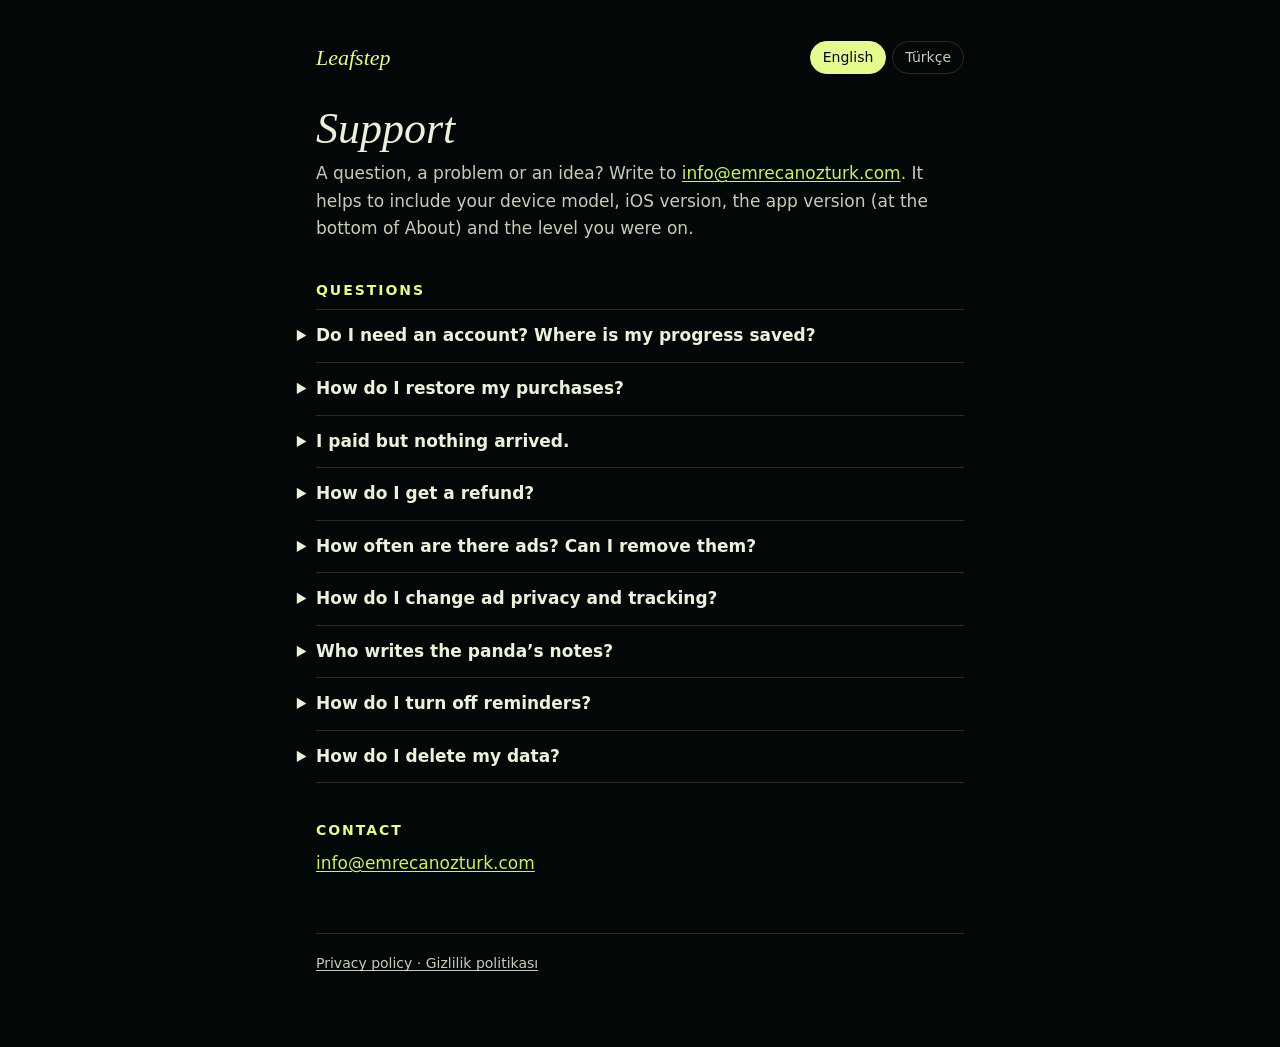
<file: support.html>
<!doctype html>
<html lang="en">
<head>
<meta charset="utf-8">
<meta name="viewport" content="width=device-width, initial-scale=1">
<title>Leafstep · Support</title>
<meta name="description" content="Leafstep support: your progress, restoring purchases, ads and privacy settings, the panda's notes and how to reach us.">
<link rel="stylesheet" href="site.css">
</head>
<body>
<main>
  <nav class="top" aria-label="Leafstep">
    <a class="brand" href="support.html" data-keep-lang>Leafstep</a>
    <div class="langs">
      <a href="#en" hreflang="en" data-lang="en" lang="en">English</a>
      <a href="#tr" hreflang="tr" data-lang="tr" lang="tr">Türkçe</a>
    </div>
  </nav>

  <!-- ============================================================ English -->
  <article id="en" lang="en" data-title="Leafstep · Support">
    <h1>Support</h1>
    <p>A question, a problem or an idea? Write to <a href="mailto:info@emrecanozturk.com">info@emrecanozturk.com</a>. It helps to include your device model, iOS version, the app version (at the bottom of About) and the level you were on.</p>

    <h2 id="en-faq">Questions</h2>
    <div class="faq">
      <details>
        <summary>Do I need an account? Where is my progress saved?</summary>
        <p>No account is needed. Your progress, pollen, looks and settings are saved only on your device; there is no cloud sync. Deleting the app deletes them. Restoring your device from a backup (iCloud or computer) usually brings them back with it.</p>
      </details>
      <details>
        <summary>How do I restore my purchases?</summary>
        <p>In the game, open About (or the Pouch) and tap <strong>Restore purchases</strong>. The Supporter pack comes back on any device signed in with the same Apple Account.</p>
        <p>Pollen packs are consumable, so the App Store does not restore them: bought pollen lives in the game’s save on your device, and deleting the app deletes it.</p>
      </details>
      <details>
        <summary>I paid but nothing arrived.</summary>
        <p>Close the game and open it again: a purchase that was interrupted is completed at the next launch. With Ask to Buy (Family Sharing), the purchase arrives once it is approved. If it still hasn’t arrived, write to us with the order ID from the receipt Apple emailed you.</p>
      </details>
      <details>
        <summary>How do I get a refund?</summary>
        <p>Refunds are handled by Apple. Request one at <a href="https://reportaproblem.apple.com">reportaproblem.apple.com</a>.</p>
      </details>
      <details>
        <summary>How often are there ads? Can I remove them?</summary>
        <p>There are no ads in the first levels. After that, a short ad appears now and then between levels, never in the Daily Sprout or the archive. The <strong>Supporter pack</strong> removes the ads between levels for good. Rewarded ads, for pollen or a hint, are always your choice.</p>
      </details>
      <details>
        <summary>How do I change ad privacy and tracking?</summary>
        <p><strong>About → Ad privacy settings</strong> reopens your consent choices. It is shown where Google’s consent applies, such as the EEA, the UK and Switzerland.</p>
        <p>Tracking permission: iOS Settings → Privacy &amp; Security → Tracking. Without it you still see ads, but they are not personalised with Apple’s advertising identifier.</p>
      </details>
      <details>
        <summary>Who writes the panda’s notes?</summary>
        <p>On devices that support it, Apple Intelligence writes them, and those lines are marked ✦. Only the round’s numbers are sent, nothing about you. You can turn this off in <strong>About → Panda’s notes</strong>. On other devices the panda uses its own lines.</p>
      </details>
      <details>
        <summary>How do I turn off reminders?</summary>
        <p>iOS Settings → Notifications → Leafstep.</p>
      </details>
      <details>
        <summary>How do I delete my data?</summary>
        <p>Deleting the app deletes everything saved on your device. To have your purchase records deleted at RevenueCat, write to us with the order ID from Apple’s receipt. The <a href="privacy.html#en" data-keep-lang>privacy policy</a> has the details.</p>
      </details>
    </div>

    <h2 id="en-contact">Contact</h2>
    <p><a href="mailto:info@emrecanozturk.com">info@emrecanozturk.com</a></p>
  </article>

  <!-- ============================================================ Türkçe -->
  <article id="tr" lang="tr" data-title="Leafstep · Destek">
    <h1>Destek</h1>
    <p>Bir sorun, soru ya da fikir mi var? <a href="mailto:info@emrecanozturk.com">info@emrecanozturk.com</a> adresine yaz. Cihaz modelini, iOS sürümünü, uygulama sürümünü (Hakkında’nın en altında) ve hangi bölümde olduğunu eklersen işimiz kolaylaşır.</p>

    <h2 id="tr-faq">Sorular</h2>
    <div class="faq">
      <details>
        <summary>Hesap gerekiyor mu? İlerlemem nerede saklanıyor?</summary>
        <p>Hesap gerekmez. İlerlemen, polenin, görünüşlerin ve ayarların yalnızca cihazında saklanır; bulut eşitlemesi yoktur. Uygulamayı silersen bunlar da silinir. Cihazını bir yedekten (iCloud ya da bilgisayar) geri yüklersen genellikle onlar da geri gelir.</p>
      </details>
      <details>
        <summary>Satın alımlarımı nasıl geri yüklerim?</summary>
        <p>Oyunda Hakkında’yı (ya da Kese’yi) aç ve <strong>Satın alımları geri yükle</strong>’ye dokun. Destekçi paketi, aynı Apple Hesabıyla giriş yapılmış her cihazda geri gelir.</p>
        <p>Polen paketleri tüketilir ürünlerdir; App Store bunları geri yüklemez. Satın aldığın polen cihazındaki oyun kaydında durur, uygulamayı silersen o da silinir.</p>
      </details>
      <details>
        <summary>Ödeme yaptım ama bir şey gelmedi.</summary>
        <p>Oyunu kapatıp yeniden aç: yarıda kalan bir satın alma bir sonraki açılışta tamamlanır. Aile Paylaşımı’nda “Satın Almak İçin Sor” açıksa satın alma onaylandığında gelir. Yine gelmediyse Apple’ın e-postayla gönderdiği makbuzdaki sipariş numarasıyla (Order ID) bize yaz.</p>
      </details>
      <details>
        <summary>İadeyi nasıl isterim?</summary>
        <p>İadeleri Apple yapar. <a href="https://reportaproblem.apple.com">reportaproblem.apple.com</a> adresinden isteyebilirsin.</p>
      </details>
      <details>
        <summary>Ne sıklıkla reklam çıkıyor? Kaldırabilir miyim?</summary>
        <p>İlk bölümlerde reklam yok. Sonrasında bölüm aralarında arada bir kısa reklam çıkar; Günün Filizi’nde ve geçmiş günlerde hiç çıkmaz. <strong>Destekçi paketi</strong> bölüm arası reklamları kalıcı olarak kaldırır. Polen ya da ipucu için izlenen ödüllü reklamlar her zaman senin seçimindir.</p>
      </details>
      <details>
        <summary>Reklam gizliliğini ve izlemeyi nasıl değiştiririm?</summary>
        <p><strong>Hakkında → Reklam gizlilik ayarları</strong> onay seçimlerini yeniden açar. Bu bağlantı, Google’ın onay formunun geçerli olduğu yerlerde (AEA, Birleşik Krallık, İsviçre gibi) görünür.</p>
        <p>İzleme izni: iOS Ayarlar → Gizlilik ve Güvenlik → İzleme. İzin vermesen de reklam görürsün, ama Apple’ın reklam kimliğiyle kişiselleştirilmez.</p>
      </details>
      <details>
        <summary>Panda yorumlarını kim yazıyor?</summary>
        <p>Destekleyen cihazlarda Apple Intelligence yazar; bu satırlar ✦ ile işaretlidir. Yalnızca turun sayıları gider, seninle ilgili hiçbir şey gitmez. <strong>Hakkında → Panda yorumları</strong>’ndan kapatabilirsin. Diğer cihazlarda panda kendi sabit yorumlarını söyler.</p>
      </details>
      <details>
        <summary>Hatırlatmaları nasıl kapatırım?</summary>
        <p>iOS Ayarlar → Bildirimler → Leafstep.</p>
      </details>
      <details>
        <summary>Verilerimi nasıl sildiririm?</summary>
        <p>Uygulamayı silmek cihazında saklanan her şeyi siler. RevenueCat’teki satın alma kayıtlarının silinmesi için Apple makbuzundaki sipariş numarasıyla bize yaz. Ayrıntılar <a href="privacy.html#tr" data-keep-lang>gizlilik politikasında</a>.</p>
      </details>
    </div>

    <h2 id="tr-contact">İletişim</h2>
    <p><a href="mailto:info@emrecanozturk.com">info@emrecanozturk.com</a></p>
  </article>

  <footer>
    <a href="privacy.html" data-keep-lang>Privacy policy · Gizlilik politikası</a>
  </footer>
</main>
<script src="lang.js" defer></script>
</body>
</html>
</file>
<file: site.css>
/* Leafstep legal and support pages. System fonts only: no web fonts, so a visit sends nothing to a font host. */
:root {
  color-scheme: dark;
  --bg: #020807;
  --panel: #0a1512;
  --line: rgba(233, 243, 220, 0.16);
  --ink: #e9f3dc;
  --ink-soft: rgba(233, 243, 220, 0.84);
  --ink-mute: rgba(233, 243, 220, 0.58);
  --accent: #e4fb8f;
  --link: #c9f06a;
  --todo-bg: #3a2a05;
  --todo-ink: #ffd76a;
}
* { box-sizing: border-box; }
html { -webkit-text-size-adjust: 100%; scroll-padding-top: 16px; }
body {
  margin: 0;
  background: var(--bg);
  color: var(--ink);
  font: 17px/1.62 -apple-system, BlinkMacSystemFont, "Segoe UI", system-ui, sans-serif;
}
main { max-width: 680px; margin: 0 auto; padding: 40px 16px 72px; }
a { color: var(--link); text-underline-offset: 2px; }
a:focus-visible { outline: 2px solid var(--accent); outline-offset: 2px; border-radius: 3px; }

.top { display: flex; align-items: center; justify-content: space-between; gap: 12px; flex-wrap: wrap; }
.brand { font-family: Georgia, "Times New Roman", serif; font-style: italic; font-size: 22px; color: var(--accent); text-decoration: none; }
.langs { display: flex; gap: 6px; }
.langs a {
  font-size: 14px; text-decoration: none; color: var(--ink-soft);
  border: 1px solid var(--line); border-radius: 999px; padding: 4px 12px;
}
.langs a[aria-current="true"] { color: var(--bg); background: var(--accent); border-color: var(--accent); }

article { padding-top: 28px; }
article:not([hidden]) + article { margin-top: 56px; border-top: 1px solid var(--line); }
h1 {
  font-family: Georgia, "Times New Roman", serif; font-style: italic; font-weight: 400;
  font-size: clamp(34px, 8vw, 44px); line-height: 1.15; margin: 0 0 6px;
}
.updated { color: var(--ink-mute); font-size: 14px; margin: 0; }
h2 {
  font-size: 14px; letter-spacing: .14em; text-transform: uppercase; color: var(--accent);
  margin: 36px 0 8px;
}
h3 { font-size: 17px; margin: 22px 0 4px; }
p, li, dd { color: var(--ink-soft); }
p { margin: 0 0 12px; }
ul { padding-left: 20px; margin: 0 0 12px; }
li { margin: 4px 0; }
strong { color: var(--ink); font-weight: 600; }

.summary { background: var(--panel); border: 1px solid var(--line); border-radius: 14px; padding: 16px 18px 6px; margin-top: 20px; }
.summary ul { padding-left: 18px; }

/* Purposes and legal bases: stacked cards rather than a table, so nothing scrolls sideways on a phone. */
.bases { display: grid; gap: 10px; margin: 8px 0 12px; }
.basis { background: var(--panel); border: 1px solid var(--line); border-radius: 12px; padding: 12px 14px; }
.basis h3 { margin: 0 0 6px; font-size: 16px; }
.basis dl { margin: 0; display: grid; grid-template-columns: max-content 1fr; gap: 2px 12px; font-size: 15px; }
.basis dt { color: var(--ink-mute); }
.basis dd { margin: 0; }
@media (max-width: 420px) {
  .basis dl { grid-template-columns: 1fr; }
  .basis dd { margin-bottom: 6px; }
}

.faq details { border-top: 1px solid var(--line); padding: 12px 0; }
.faq details:last-of-type { border-bottom: 1px solid var(--line); }
.faq summary { cursor: pointer; font-weight: 600; color: var(--ink); list-style-position: outside; }
.faq details[open] summary { margin-bottom: 8px; }

/* A value only the developer can fill in. Must not survive to publishing: `grep -n '{{' site/*.html`. */
mark.todo {
  background: var(--todo-bg); color: var(--todo-ink); border: 1px dashed var(--todo-ink);
  border-radius: 4px; padding: 0 4px; font-family: ui-monospace, Menlo, monospace; font-size: .88em;
}

footer { margin-top: 56px; padding-top: 18px; border-top: 1px solid var(--line); color: var(--ink-mute); font-size: 14px; }
footer a { color: var(--ink-soft); }
</file>
